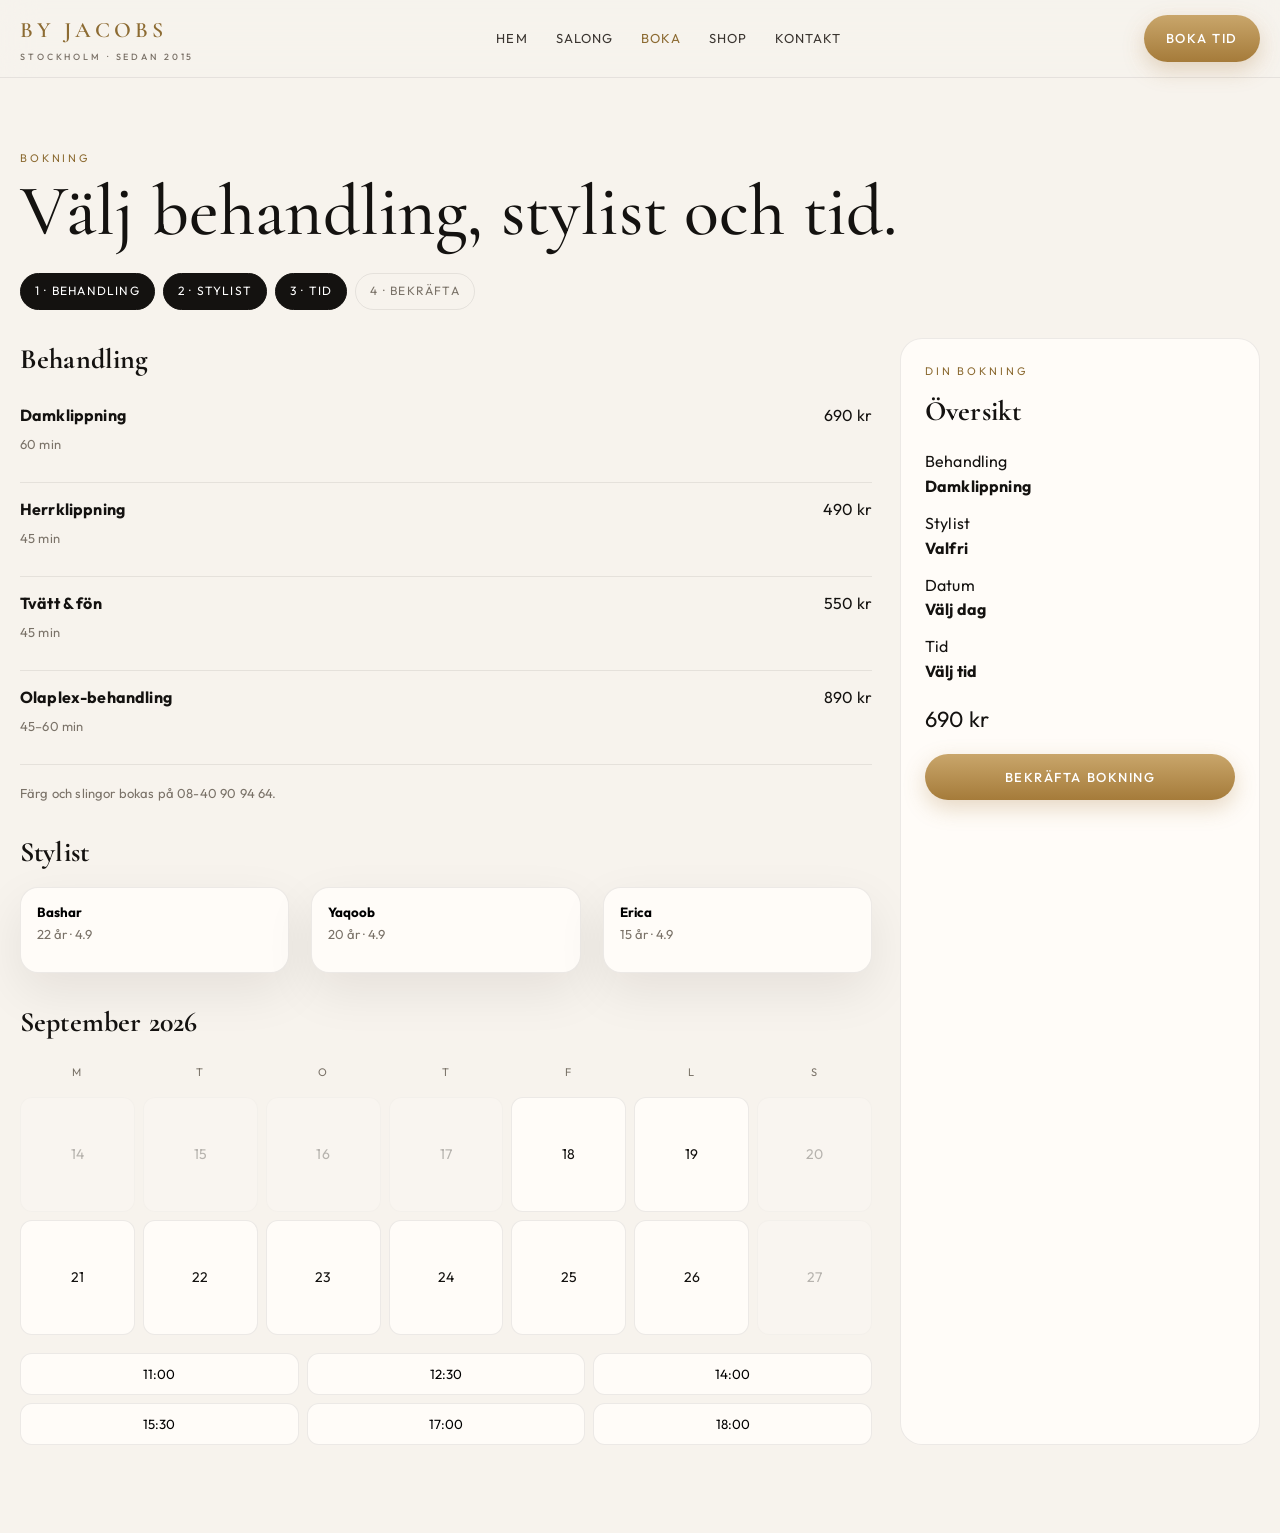
<file: boka.html>
<!DOCTYPE html>
<html lang="sv">
<head>
  <meta charset="UTF-8" />
  <meta name="viewport" content="width=device-width, initial-scale=1" />
  <title>Boka tid — By Jacobs</title>
  <link rel="preconnect" href="https://fonts.googleapis.com" />
  <link href="https://fonts.googleapis.com/css2?family=Cormorant+Garamond:ital,wght@0,500;0,600;1,500&family=Outfit:wght@300;400;500;600&display=swap" rel="stylesheet" />
  <link rel="stylesheet" href="css/styles.css" />
</head>
<body>
  <header class="nav">
    <div class="nav-inner">
      <button class="hamburger" id="hamburger">☰</button>
      <a class="logo" href="index.html">By Jacobs<span>Stockholm · Sedan 2015</span></a>
      <nav class="nav-links">
        <a href="index.html">Hem</a><a href="salon.html">Salong</a><a class="active" href="boka.html">Boka</a><a href="shop.html">Shop</a><a href="kontakt.html">Kontakt</a>
      </nav>
      <div class="nav-actions"><a class="btn btn-gold" href="boka.html">Boka tid</a></div>
    </div>
  </header>
  <div class="mobile-menu" id="mobileMenu">
    <a href="index.html">Hem</a><a href="salon.html">Salong</a><a href="boka.html">Boka</a><a href="shop.html">Shop</a><a href="kontakt.html">Kontakt</a>
  </div>
  <div class="container page-hero"><p class="kicker">Bokning</p><h1>Välj behandling, stylist och tid.</h1></div>
  <section style="padding-top:0">
    <div class="container">
      <div class="stepper">
        <span class="step on">1 · Behandling</span><span class="step on">2 · Stylist</span><span class="step on">3 · Tid</span><span class="step">4 · Bekräfta</span>
      </div>
      <div class="book-layout">
        <div>
          <h3 style="font-family:var(--serif);font-size:28px;margin-bottom:8px">Behandling</h3>
          <div class="svc" data-svc="Damklippning" data-price="690"><div><strong>Damklippning</strong><p class="meta">60 min</p></div><span>690 kr</span></div>
          <div class="svc" data-svc="Herrklippning" data-price="490"><div><strong>Herrklippning</strong><p class="meta">45 min</p></div><span>490 kr</span></div>
          <div class="svc" data-svc="Tvätt & fön" data-price="550"><div><strong>Tvätt & fön</strong><p class="meta">45 min</p></div><span>550 kr</span></div>
          <div class="svc" data-svc="Olaplex-behandling" data-price="890"><div><strong>Olaplex-behandling</strong><p class="meta">45–60 min</p></div><span>890 kr</span></div>
          <p class="meta" style="margin:18px 0 28px">Färg och slingor bokas på 08-40 90 94 64.</p>
          <h3 style="font-family:var(--serif);font-size:28px;margin-bottom:12px">Stylist</h3>
          <div class="grid-3" style="margin-bottom:28px">
            <button class="card" data-stylist="Bashar" style="padding:16px;text-align:left"><strong>Bashar</strong><p class="meta">22 år · 4.9</p></button>
            <button class="card" data-stylist="Yaqoob" style="padding:16px;text-align:left"><strong>Yaqoob</strong><p class="meta">20 år · 4.9</p></button>
            <button class="card" data-stylist="Erica" style="padding:16px;text-align:left"><strong>Erica</strong><p class="meta">15 år · 4.9</p></button>
          </div>
          <h3 style="font-family:var(--serif);font-size:28px;margin-bottom:12px">September 2026</h3>
          <div class="cal">
            <div class="h">M</div><div class="h">T</div><div class="h">O</div><div class="h">T</div><div class="h">F</div><div class="h">L</div><div class="h">S</div>
            <div class="d off">14</div><div class="d off">15</div><div class="d off">16</div><div class="d off">17</div>
            <div class="d ok" data-day="Fre 18 sep">18</div>
            <div class="d ok" data-day="Lör 19 sep">19</div>
            <div class="d off">20</div>
            <div class="d ok" data-day="Mån 21 sep">21</div>
            <div class="d ok" data-day="Tis 22 sep">22</div>
            <div class="d ok" data-day="Ons 23 sep">23</div>
            <div class="d ok" data-day="Tor 24 sep">24</div>
            <div class="d ok" data-day="Fre 25 sep">25</div>
            <div class="d ok" data-day="Lör 26 sep">26</div>
            <div class="d off">27</div>
          </div>
          <div class="times">
            <button data-time="11:00">11:00</button><button data-time="12:30">12:30</button><button data-time="14:00">14:00</button>
            <button data-time="15:30">15:30</button><button data-time="17:00">17:00</button><button data-time="18:00">18:00</button>
          </div>
        </div>
        <aside class="summary">
          <p class="kicker">Din bokning</p>
          <h3 style="font-family:var(--serif);font-size:28px;margin-bottom:16px">Översikt</h3>
          <p>Behandling<br><strong id="sumSvc">Damklippning</strong></p>
          <p style="margin-top:12px">Stylist<br><strong id="sumStylist">Valfri</strong></p>
          <p style="margin-top:12px">Datum<br><strong id="sumDate">Välj dag</strong></p>
          <p style="margin-top:12px">Tid<br><strong id="sumTime">Välj tid</strong></p>
          <p style="margin:18px 0;font-size:22px" id="sumPrice">690 kr</p>
          <a class="btn btn-gold" style="width:100%" href="#" onclick="alert('Bekräftelse skickas via SMS + mejl.');return false;">Bekräfta bokning</a>
        </aside>
      </div>
    </div>
  </section>
  <script src="js/app.js"></script>
</body>
</html>
</file>
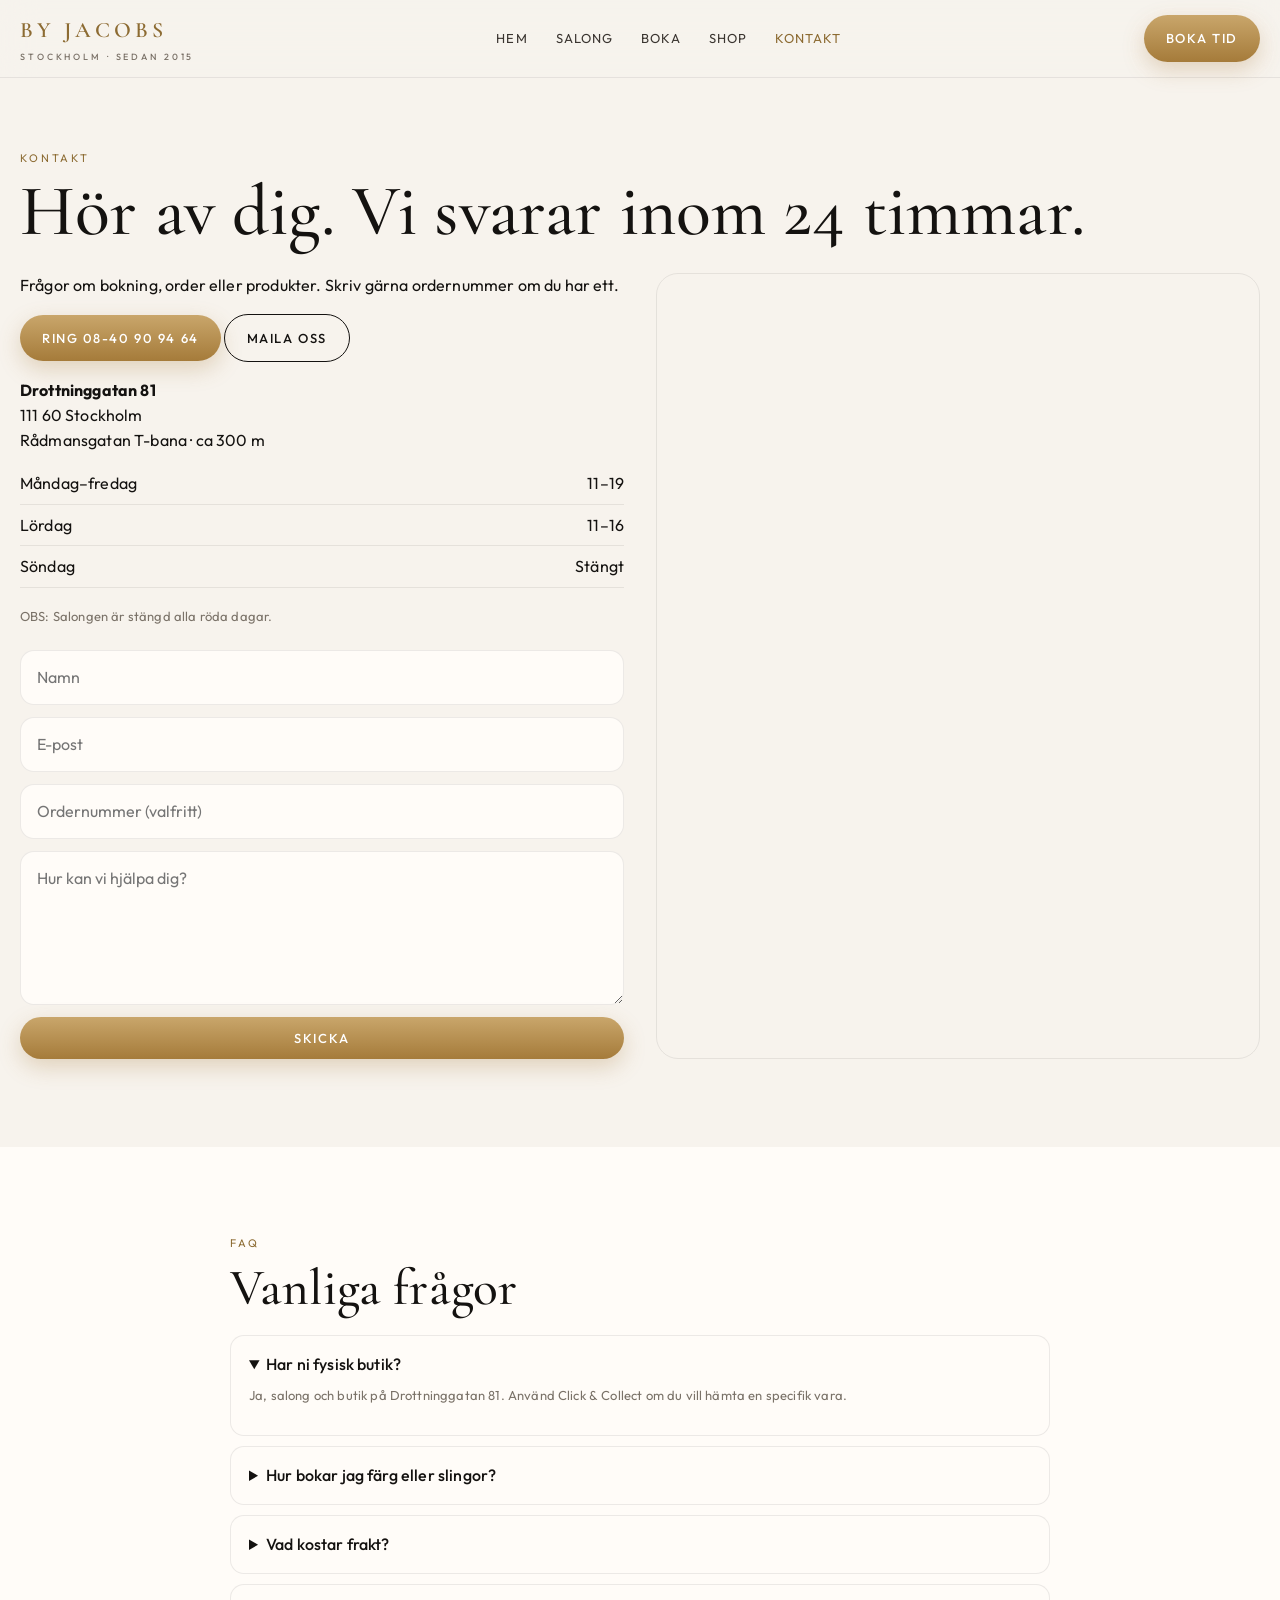
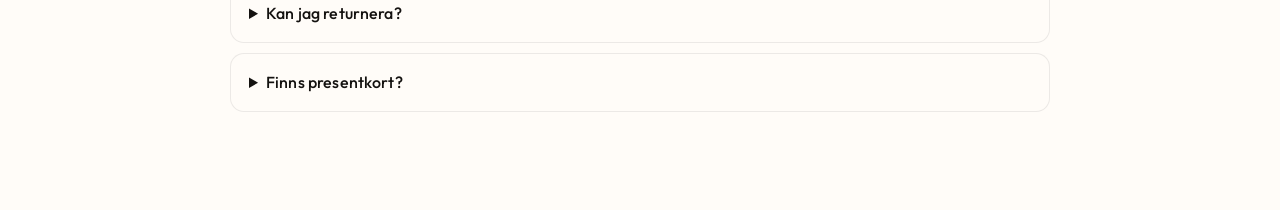
<file: kontakt.html>
<!DOCTYPE html>
<html lang="sv">
<head>
  <meta charset="UTF-8" />
  <meta name="viewport" content="width=device-width, initial-scale=1" />
  <title>Kontakt — By Jacobs</title>
  <link rel="preconnect" href="https://fonts.googleapis.com" />
  <link href="https://fonts.googleapis.com/css2?family=Cormorant+Garamond:ital,wght@0,500;0,600;1,500&family=Outfit:wght@300;400;500;600&display=swap" rel="stylesheet" />
  <link rel="stylesheet" href="css/styles.css" />
</head>
<body>
  <header class="nav">
    <div class="nav-inner">
      <button class="hamburger" id="hamburger">☰</button>
      <a class="logo" href="index.html">By Jacobs<span>Stockholm · Sedan 2015</span></a>
      <nav class="nav-links">
        <a href="index.html">Hem</a>
        <a href="salon.html">Salong</a>
        <a href="boka.html">Boka</a>
        <a href="shop.html">Shop</a>
        <a class="active" href="kontakt.html">Kontakt</a>
      </nav>
      <div class="nav-actions"><a class="btn btn-gold" href="boka.html">Boka tid</a></div>
    </div>
  </header>
  <div class="mobile-menu" id="mobileMenu">
    <a href="index.html">Hem</a><a href="salon.html">Salong</a><a href="boka.html">Boka</a><a href="shop.html">Shop</a><a href="kontakt.html">Kontakt</a>
  </div>
  <div class="container page-hero">
    <p class="kicker">Kontakt</p>
    <h1>Hör av dig. Vi svarar inom 24 timmar.</h1>
  </div>
  <section style="padding-top:0">
    <div class="container contact-grid">
      <div>
        <p>Frågor om bokning, order eller produkter. Skriv gärna ordernummer om du har ett.</p>
        <p style="margin:16px 0">
          <a class="btn btn-gold" href="tel:+46840909464">Ring 08-40 90 94 64</a>
          <a class="btn btn-ghost" href="mailto:info@byjacobs.se">Maila oss</a>
        </p>
        <p><strong>Drottninggatan 81</strong><br>111 60 Stockholm<br>Rådmansgatan T-bana · ca 300 m</p>
        <div class="hours">
          <div><span>Måndag–fredag</span><span>11–19</span></div>
          <div><span>Lördag</span><span>11–16</span></div>
          <div><span>Söndag</span><span>Stängt</span></div>
        </div>
        <p class="meta">OBS: Salongen är stängd alla röda dagar.</p>
        <form class="stack" style="margin-top:24px" onsubmit="event.preventDefault();alert('Tack. Vi återkommer inom 24 timmar.');">
          <input required placeholder="Namn" />
          <input required type="email" placeholder="E-post" />
          <input placeholder="Ordernummer (valfritt)" />
          <textarea rows="5" placeholder="Hur kan vi hjälpa dig?"></textarea>
          <button class="btn btn-gold" type="submit">Skicka</button>
        </form>
      </div>
      <div class="map">
        <iframe title="Karta" src="https://maps.google.com/maps?q=Drottninggatan%2081%20Stockholm&t=&z=16&ie=UTF8&iwloc=&output=embed"></iframe>
      </div>
    </div>
  </section>
  <section style="background:var(--paper)">
    <div class="container" style="max-width:820px">
      <p class="kicker">FAQ</p>
      <h2 style="margin-bottom:20px">Vanliga frågor</h2>
      <div class="faq">
        <details open><summary>Har ni fysisk butik?</summary><p class="meta" style="margin-top:8px">Ja, salong och butik på Drottninggatan 81. Använd Click & Collect om du vill hämta en specifik vara.</p></details>
        <details><summary>Hur bokar jag färg eller slingor?</summary><p class="meta" style="margin-top:8px">Via telefon 08-40 90 94 64. Klipp, fön och Olaplex bokar du online.</p></details>
        <details><summary>Vad kostar frakt?</summary><p class="meta" style="margin-top:8px">69 kr under 700 kr. Fri frakt därefter. Leverans 1–3 arbetsdagar i Sverige.</p></details>
        <details><summary>Kan jag returnera?</summary><p class="meta" style="margin-top:8px">Oöppnade produkter inom 14 + 14 dagar. Öppnade hygienprodukter kan inte returneras.</p></details>
        <details><summary>Finns presentkort?</summary><p class="meta" style="margin-top:8px">Digitala kort i webshopen. Fysiska kort i salongen via Boka Direkt.</p></details>
      </div>
    </div>
  </section>
  <script src="js/app.js"></script>
</body>
</html>
</file>
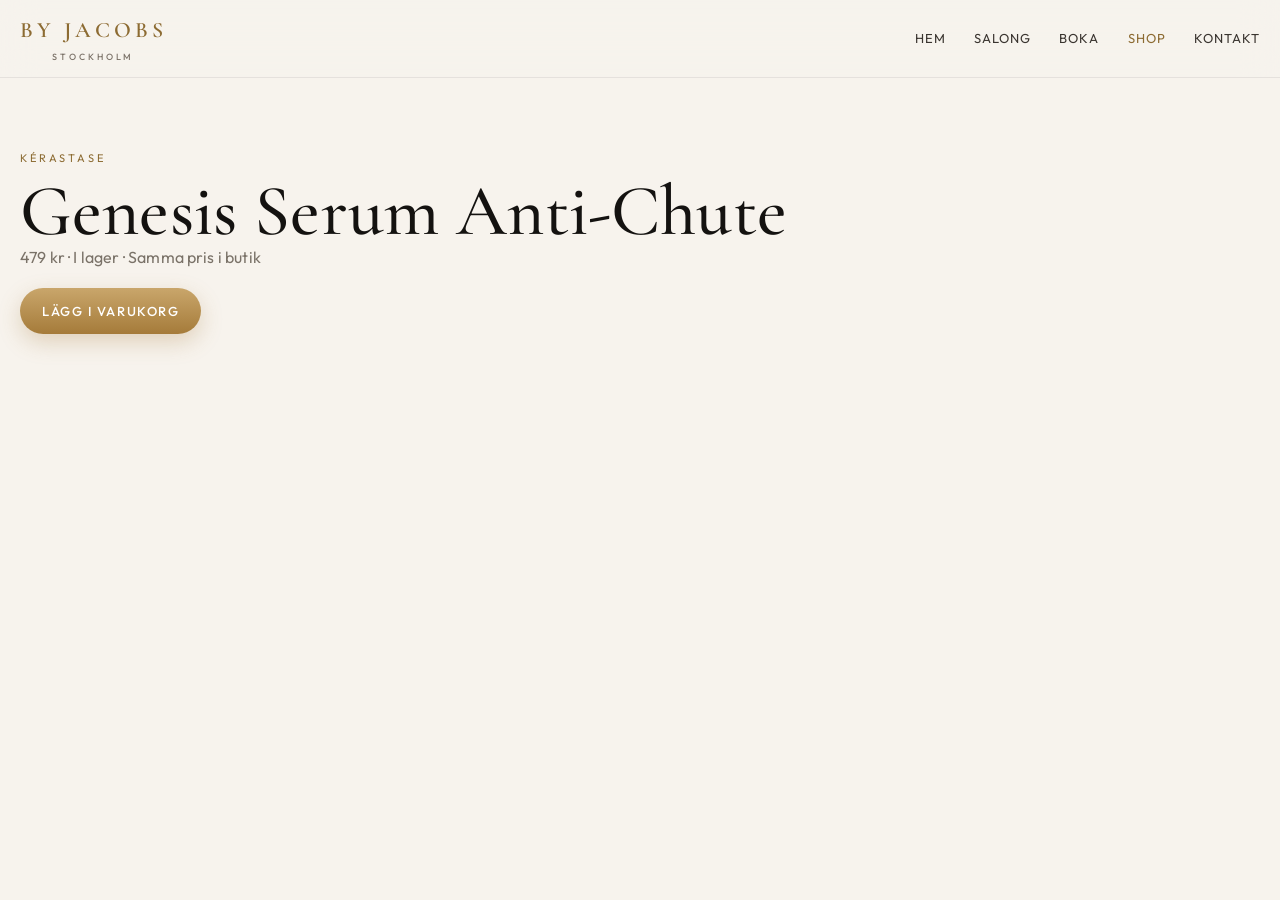
<file: produkt.html>
<!DOCTYPE html>
<html lang="sv">
<head>
<meta charset="UTF-8" /><meta name="viewport" content="width=device-width, initial-scale=1" />
<title>Kérastase Genesis Serum — By Jacobs</title>
<link href="https://fonts.googleapis.com/css2?family=Cormorant+Garamond:wght@500;600&family=Outfit:wght@400;500&display=swap" rel="stylesheet" />
<link rel="stylesheet" href="css/styles.css" />
</head>
<body>
<header class="nav"><div class="nav-inner">
<button class="hamburger" id="hamburger">☰</button>
<a class="logo" href="index.html">By Jacobs<span>Stockholm</span></a>
<nav class="nav-links"><a href="index.html">Hem</a><a href="salon.html">Salong</a><a href="boka.html">Boka</a><a class="active" href="shop.html">Shop</a><a href="kontakt.html">Kontakt</a></nav>
</div></header>
<div class="container page-hero"><p class="kicker">Kérastase</p><h1>Genesis Serum Anti-Chute</h1><p class="lede">479 kr · I lager · Samma pris i butik</p>
<p style="margin:18px 0"><a class="btn btn-gold" href="shop.html">Lägg i varukorg</a></p>
</div>
<script src="js/app.js"></script>
</body></html>
</file>
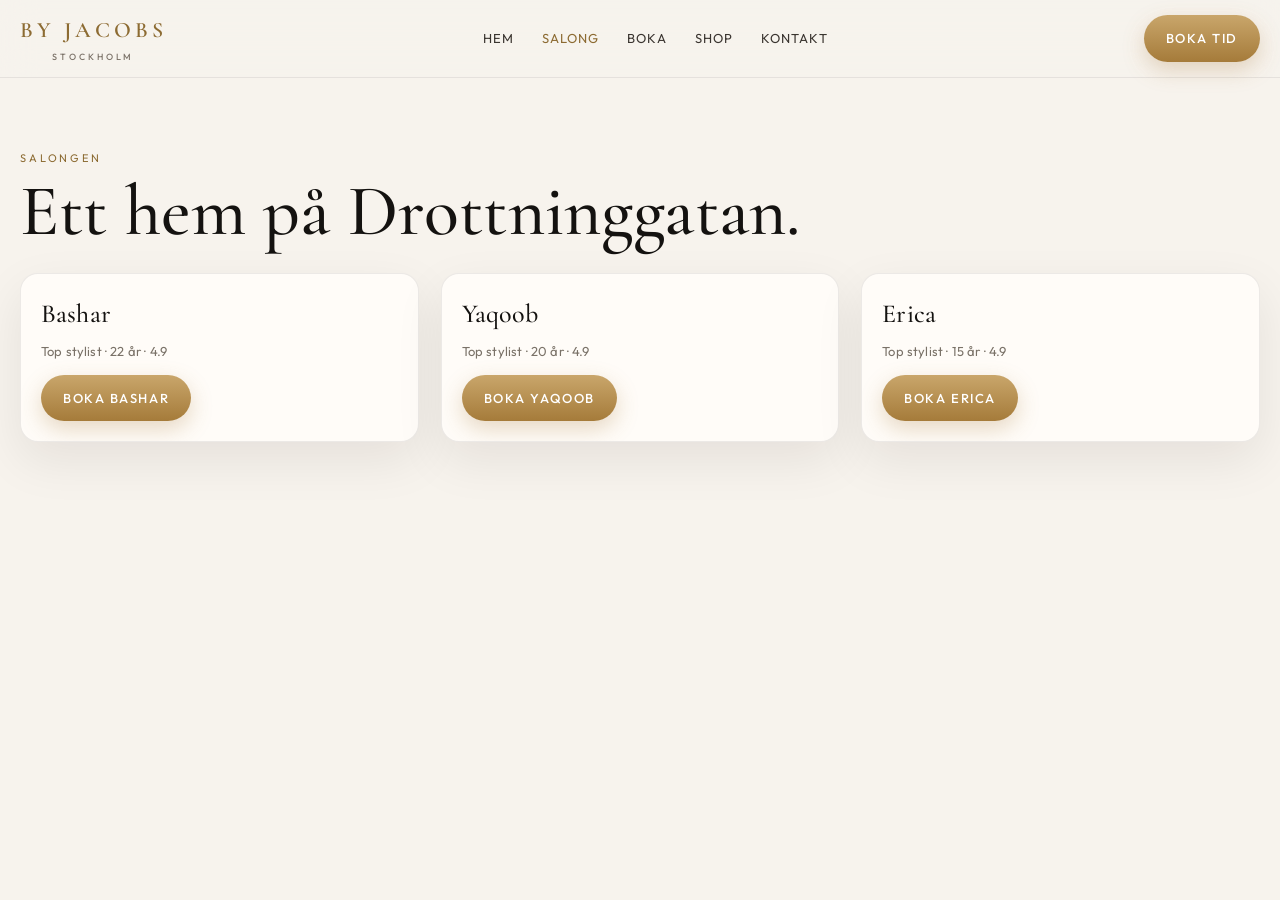
<file: salon.html>
<!DOCTYPE html>
<html lang="sv">
<head>
<meta charset="UTF-8" /><meta name="viewport" content="width=device-width, initial-scale=1" />
<title>Salongen — By Jacobs</title>
<link href="https://fonts.googleapis.com/css2?family=Cormorant+Garamond:wght@500;600&family=Outfit:wght@400;500&display=swap" rel="stylesheet" />
<link rel="stylesheet" href="css/styles.css" />
</head>
<body>
<header class="nav"><div class="nav-inner">
<button class="hamburger" id="hamburger">☰</button>
<a class="logo" href="index.html">By Jacobs<span>Stockholm</span></a>
<nav class="nav-links"><a href="index.html">Hem</a><a class="active" href="salon.html">Salong</a><a href="boka.html">Boka</a><a href="shop.html">Shop</a><a href="kontakt.html">Kontakt</a></nav>
<a class="btn btn-gold" href="boka.html">Boka tid</a>
</div></header>
<div class="mobile-menu" id="mobileMenu"><a href="index.html">Hem</a><a href="salon.html">Salong</a><a href="boka.html">Boka</a><a href="shop.html">Shop</a><a href="kontakt.html">Kontakt</a></div>
<div class="container page-hero"><p class="kicker">Salongen</p><h1>Ett hem på Drottninggatan.</h1></div>
<section style="padding-top:0"><div class="container grid-3">
<article class="card"><div class="card-body"><h3>Bashar</h3><p class="meta">Top stylist · 22 år · 4.9</p><a class="btn btn-gold" href="boka.html">Boka Bashar</a></div></article>
<article class="card"><div class="card-body"><h3>Yaqoob</h3><p class="meta">Top stylist · 20 år · 4.9</p><a class="btn btn-gold" href="boka.html">Boka Yaqoob</a></div></article>
<article class="card"><div class="card-body"><h3>Erica</h3><p class="meta">Top stylist · 15 år · 4.9</p><a class="btn btn-gold" href="boka.html">Boka Erica</a></div></article>
</div></section>
<script src="js/app.js"></script>
</body></html>
</file>
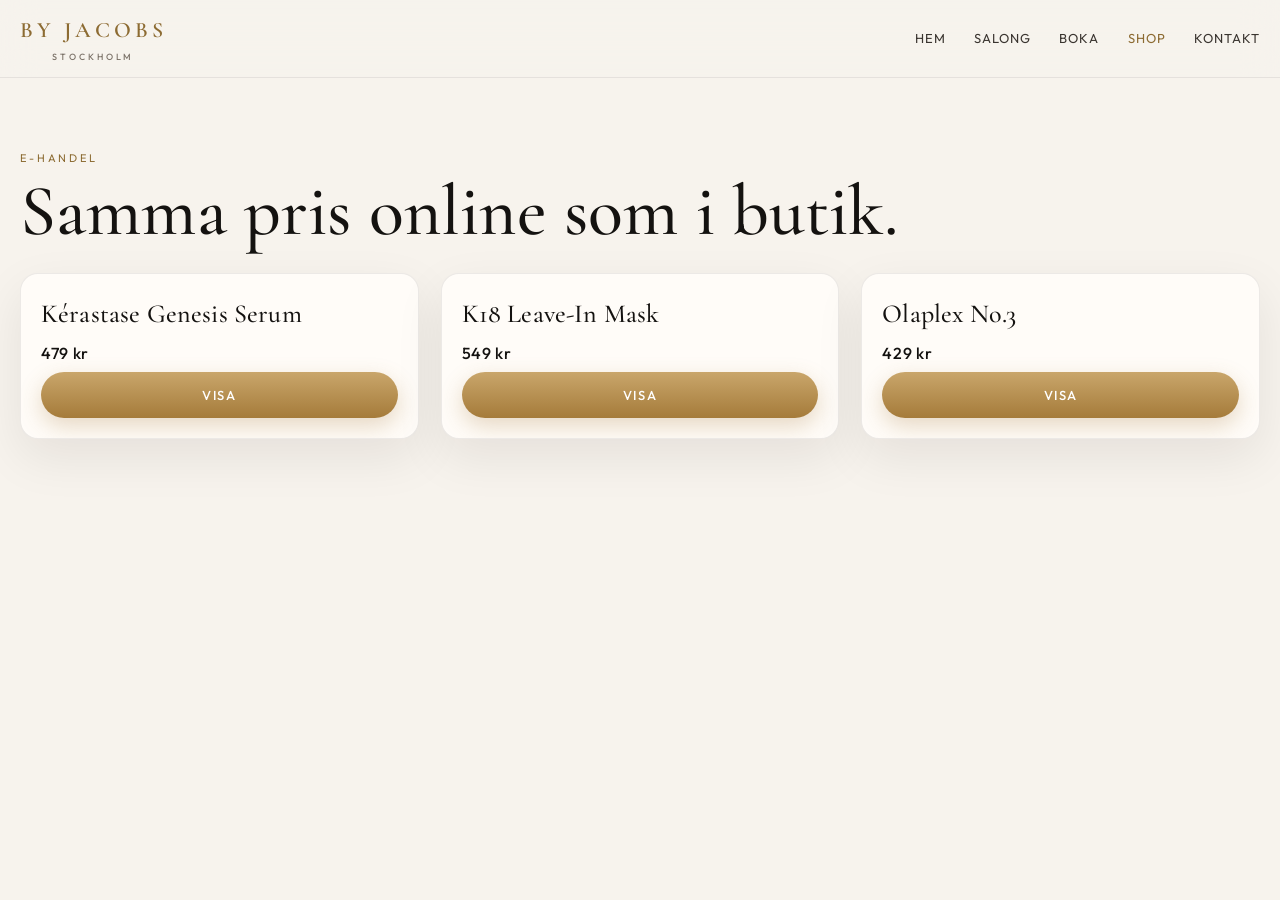
<file: shop.html>
<!DOCTYPE html>
<html lang="sv">
<head>
<meta charset="UTF-8" /><meta name="viewport" content="width=device-width, initial-scale=1" />
<title>Shop — By Jacobs</title>
<link href="https://fonts.googleapis.com/css2?family=Cormorant+Garamond:wght@500;600&family=Outfit:wght@400;500&display=swap" rel="stylesheet" />
<link rel="stylesheet" href="css/styles.css" />
</head>
<body>
<header class="nav"><div class="nav-inner">
<button class="hamburger" id="hamburger">☰</button>
<a class="logo" href="index.html">By Jacobs<span>Stockholm</span></a>
<nav class="nav-links"><a href="index.html">Hem</a><a href="salon.html">Salong</a><a href="boka.html">Boka</a><a class="active" href="shop.html">Shop</a><a href="kontakt.html">Kontakt</a></nav>
</div></header>
<div class="mobile-menu" id="mobileMenu"><a href="index.html">Hem</a><a href="salon.html">Salong</a><a href="boka.html">Boka</a><a href="shop.html">Shop</a><a href="kontakt.html">Kontakt</a></div>
<div class="container page-hero"><p class="kicker">E-handel</p><h1>Samma pris online som i butik.</h1></div>
<section style="padding-top:0"><div class="container grid-3">
<article class="card prod"><div class="card-body"><h3>Kérastase Genesis Serum</h3><p class="price">479 kr</p><a class="btn btn-gold" href="produkt.html">Visa</a></div></article>
<article class="card prod"><div class="card-body"><h3>K18 Leave-In Mask</h3><p class="price">549 kr</p><a class="btn btn-gold" href="produkt.html">Visa</a></div></article>
<article class="card prod"><div class="card-body"><h3>Olaplex No.3</h3><p class="price">429 kr</p><a class="btn btn-gold" href="produkt.html">Visa</a></div></article>
</div></section>
<script src="js/app.js"></script>
</body></html>
</file>
<file: css/styles.css>
:root {
  --ivory: #F7F3ED;
  --paper: #FFFcf8;
  --sand: #E8DFD2;
  --gold: #B8945A;
  --gold-deep: #8C6B32;
  --gold-soft: #D4C09A;
  --ink: #141210;
  --ink-soft: #3A3530;
  --mute: #7A7268;
  --line: rgba(20,18,16,.08);
  --blush: #F3E6DC;
  --ok: #2E6B4F;
  --radius: 18px;
  --shadow: 0 18px 50px rgba(20,18,16,.08);
  --max: 1240px;
  --nav-h: 78px;
  --serif: "Cormorant Garamond", "Times New Roman", serif;
  --sans: "Outfit", system-ui, sans-serif;
}

* { box-sizing: border-box; margin: 0; padding: 0; }
html { scroll-behavior: smooth; }
body {
  font-family: var(--sans);
  background: var(--ivory);
  color: var(--ink);
  line-height: 1.55;
  font-weight: 400;
  letter-spacing: .01em;
}
img { max-width: 100%; display: block; }
a { color: inherit; text-decoration: none; }
button { font-family: inherit; cursor: pointer; border: 0; background: none; }
.container { width: min(var(--max), calc(100% - 40px)); margin-inline: auto; }

.nav {
  position: sticky; top: 0; z-index: 50;
  height: var(--nav-h);
  display: flex; align-items: center;
  background: rgba(247,243,237,.78);
  backdrop-filter: blur(18px);
  border-bottom: 1px solid var(--line);
}
.nav-inner {
  width: min(var(--max), calc(100% - 40px));
  margin-inline: auto;
  display: flex; align-items: center; justify-content: space-between;
  gap: 24px;
}
.logo {
  font-family: var(--serif);
  font-weight: 600;
  letter-spacing: .18em;
  font-size: 22px;
  color: var(--gold-deep);
  text-transform: uppercase;
}
.logo span { display: block; font-family: var(--sans); font-size: 9px; letter-spacing: .32em; color: var(--mute); margin-top: 2px; text-align: center; font-weight: 500; }
.nav-links { display: flex; gap: 28px; font-size: 13px; letter-spacing: .08em; text-transform: uppercase; color: var(--ink-soft); }
.nav-links a:hover, .nav-links a.active { color: var(--gold-deep); }
.nav-actions { display: flex; align-items: center; gap: 10px; }
.icon-btn {
  width: 40px; height: 40px; border-radius: 50%;
  display: grid; place-items: center;
  border: 1px solid var(--line);
  color: var(--ink);
}
.btn {
  display: inline-flex; align-items: center; justify-content: center; gap: 8px;
  padding: 13px 22px;
  border-radius: 999px;
  font-size: 13px;
  letter-spacing: .12em;
  text-transform: uppercase;
  font-weight: 500;
  transition: .25s ease;
}
.btn-gold { background: linear-gradient(180deg, #C9A66B, #A57B3A); color: #fff; box-shadow: 0 8px 22px rgba(165,123,58,.28); }
.btn-gold:hover { transform: translateY(-1px); }
.btn-ghost { border: 1px solid var(--ink); color: var(--ink); background: transparent; }
.btn-ghost:hover { background: var(--ink); color: var(--paper); }
.btn-white { background: #fff; color: var(--ink); }
.hamburger { display: none; width: 40px; height: 40px; }

.hero {
  position: relative;
  min-height: calc(100vh - var(--nav-h));
  display: grid;
  place-items: end start;
  overflow: hidden;
  background: #1a1612;
}
.hero video, .hero .hero-img {
  position: absolute; inset: 0; width: 100%; height: 100%; object-fit: cover;
  filter: saturate(.85) contrast(1.05);
}
.hero::after {
  content: "";
  position: absolute; inset: 0;
  background: linear-gradient(180deg, rgba(20,18,16,.15) 0%, rgba(20,18,16,.55) 70%, rgba(20,18,16,.72) 100%);
}
.hero-content {
  position: relative; z-index: 2;
  padding: 0 0 80px;
  width: min(var(--max), calc(100% - 40px));
  margin-inline: auto;
  color: #fff;
}
.eyebrow {
  font-size: 11px; letter-spacing: .28em; text-transform: uppercase; color: var(--gold-soft);
  margin-bottom: 16px;
}
.hero h1 {
  font-family: var(--serif);
  font-weight: 500;
  font-size: clamp(42px, 7vw, 86px);
  line-height: .95;
  max-width: 14ch;
  margin-bottom: 18px;
}
.hero p { max-width: 46ch; color: rgba(255,255,255,.82); margin-bottom: 28px; font-size: 17px; }
.hero-ctas { display: flex; gap: 12px; flex-wrap: wrap; }

section { padding: 88px 0; }
.section-head { display: flex; justify-content: space-between; align-items: end; gap: 24px; margin-bottom: 40px; }
.kicker { font-size: 11px; letter-spacing: .26em; text-transform: uppercase; color: var(--gold-deep); margin-bottom: 10px; }
h2 {
  font-family: var(--serif);
  font-weight: 500;
  font-size: clamp(32px, 4vw, 52px);
  line-height: 1.05;
}
.lede { color: var(--mute); max-width: 46ch; }

.brands { padding: 40px 0; border-block: 1px solid var(--line); background: var(--paper); }
.brand-row {
  display: flex; align-items: center; justify-content: space-between; gap: 28px;
  flex-wrap: wrap; opacity: .72;
  font-family: var(--serif); font-size: 22px; letter-spacing: .04em;
}
.brand-row a:hover { color: var(--gold-deep); opacity: 1; }

.grid-3 { display: grid; grid-template-columns: repeat(3, 1fr); gap: 22px; }
.grid-4 { display: grid; grid-template-columns: repeat(4, 1fr); gap: 18px; }
.card {
  background: var(--paper);
  border-radius: var(--radius);
  overflow: hidden;
  border: 1px solid var(--line);
  box-shadow: var(--shadow);
}
.card img { width: 100%; height: 280px; object-fit: cover; }
.card-body { padding: 20px; }
.card h3 { font-family: var(--serif); font-size: 26px; font-weight: 500; }
.meta { font-size: 13px; color: var(--mute); margin: 6px 0 14px; }
.price { font-weight: 500; letter-spacing: .04em; }

.treat { position: relative; min-height: 340px; }
.treat img { height: 340px; }
.treat .card-body {
  position: absolute; inset: auto 16px 16px 16px;
  background: rgba(255,252,248,.78);
  backdrop-filter: blur(14px);
  border-radius: 14px;
}

.ba-wrap { display: grid; grid-template-columns: 1.2fr .8fr; gap: 40px; align-items: center; }
.slider {
  position: relative; border-radius: 22px; overflow: hidden; aspect-ratio: 4/3;
  user-select: none; box-shadow: var(--shadow);
}
.slider img { position: absolute; inset: 0; width: 100%; height: 100%; object-fit: cover; }
.slider .after { clip-path: inset(0 50% 0 0); }
.slider input[type=range] {
  position: absolute; inset: 0; width: 100%; height: 100%; opacity: 0; cursor: ew-resize;
}
.handle {
  position: absolute; top: 0; bottom: 0; left: 50%; width: 2px; background: #fff;
  transform: translateX(-50%);
}
.handle::after {
  content: "\2194";
  position: absolute; top: 50%; left: 50%; transform: translate(-50%,-50%);
  width: 42px; height: 42px; border-radius: 50%;
  background: #fff; color: var(--ink);
  display: grid; place-items: center;
  box-shadow: var(--shadow);
}

.quote {
  background: var(--paper);
  border-radius: 22px;
  padding: 32px;
  border: 1px solid var(--line);
}
.stars { color: var(--gold); letter-spacing: 2px; margin-bottom: 14px; }
.quote p { font-family: var(--serif); font-size: 24px; line-height: 1.3; margin-bottom: 18px; }
.who { font-size: 13px; color: var(--mute); letter-spacing: .08em; text-transform: uppercase; }

.ig { display: grid; grid-template-columns: repeat(6, 1fr); gap: 8px; }
.ig img { aspect-ratio: 1; object-fit: cover; border-radius: 12px; height: 100%; }

.news {
  background: var(--ink);
  color: #fff;
  border-radius: 28px;
  padding: 56px;
  display: grid;
  grid-template-columns: 1.2fr .8fr;
  gap: 32px;
  align-items: center;
}
.news h2 { color: #fff; }
.news-form { display: flex; background: #fff; border-radius: 999px; overflow: hidden; padding: 6px; }
.news-form input {
  flex: 1; border: 0; outline: 0; padding: 12px 18px; font: inherit; color: var(--ink);
}

footer { padding: 64px 0 28px; border-top: 1px solid var(--line); }
.foot-grid { display: grid; grid-template-columns: 1.4fr 1fr 1fr 1fr; gap: 32px; margin-bottom: 40px; }
footer h4 { font-size: 12px; letter-spacing: .2em; text-transform: uppercase; margin-bottom: 16px; color: var(--gold-deep); }
footer ul { list-style: none; color: var(--mute); display: grid; gap: 8px; font-size: 14px; }
.legal { display: flex; justify-content: space-between; color: var(--mute); font-size: 12px; border-top: 1px solid var(--line); padding-top: 18px; }

.team-card img { height: 360px; object-fit: cover; object-position: top; }
.badges { display: flex; gap: 6px; flex-wrap: wrap; margin: 10px 0 16px; }
.badge { font-size: 11px; letter-spacing: .08em; text-transform: uppercase; border: 1px solid var(--sand); padding: 5px 9px; border-radius: 999px; color: var(--ink-soft); }

.book-layout { display: grid; grid-template-columns: 1fr 360px; gap: 28px; }
.stepper { display: flex; gap: 8px; margin-bottom: 28px; flex-wrap: wrap; }
.step {
  padding: 8px 14px; border-radius: 999px; border: 1px solid var(--line);
  font-size: 12px; letter-spacing: .1em; text-transform: uppercase; color: var(--mute);
}
.step.on { background: var(--ink); color: #fff; border-color: var(--ink); }
.cal { display: grid; grid-template-columns: repeat(7, 1fr); gap: 8px; }
.cal .d, .cal .h {
  aspect-ratio: 1;
  border-radius: 12px;
  display: grid; place-items: center;
  background: var(--paper);
  border: 1px solid var(--line);
  font-size: 14px;
}
.cal .h { aspect-ratio: auto; padding: 8px 0; background: transparent; border: 0; color: var(--mute); font-size: 11px; letter-spacing: .12em; text-transform: uppercase; }
.cal .d.ok:hover, .cal .d.sel { background: var(--ink); color: #fff; }
.cal .d.off { opacity: .28; pointer-events: none; }
.times { display: grid; grid-template-columns: repeat(3, 1fr); gap: 8px; margin-top: 18px; }
.times button { padding: 12px; border-radius: 12px; border: 1px solid var(--line); background: var(--paper); }
.times button.sel { background: var(--gold); color: #fff; border-color: var(--gold); }
.summary {
  background: var(--paper);
  border-radius: 22px;
  padding: 24px;
  border: 1px solid var(--line);
  position: sticky; top: 98px;
}
.svc { display: flex; justify-content: space-between; padding: 14px 0; border-bottom: 1px solid var(--line); cursor: pointer; }
.svc:hover h3 { color: var(--gold-deep); }

.shop-layout { display: grid; grid-template-columns: 240px 1fr; gap: 32px; }
.filters { background: var(--paper); border-radius: 18px; padding: 22px; border: 1px solid var(--line); height: fit-content; position: sticky; top: 98px; }
.filters h4 { margin: 16px 0 10px; font-size: 13px; letter-spacing: .12em; text-transform: uppercase; }
.filters label { display: flex; gap: 8px; font-size: 14px; color: var(--ink-soft); margin: 7px 0; }
.search { display: flex; gap: 8px; margin-bottom: 22px; }
.search input {
  flex: 1; border: 1px solid var(--line); background: var(--paper);
  border-radius: 999px; padding: 12px 16px; font: inherit;
}
.prod img { height: 240px; object-fit: contain; background: #f3eee6; padding: 20px; }
.prod .card-body { display: grid; gap: 6px; }

.pdp { display: grid; grid-template-columns: 1.1fr .9fr; gap: 48px; }
.gallery { display: grid; gap: 10px; }
.gallery .main { border-radius: 22px; overflow: hidden; background: #efe8dc; aspect-ratio: 1; }
.thumbs { display: grid; grid-template-columns: repeat(4, 1fr); gap: 10px; }
.thumbs img { border-radius: 12px; aspect-ratio: 1; object-fit: cover; cursor: pointer; border: 1px solid var(--line); }
.pdp h1 { font-family: var(--serif); font-size: clamp(36px, 4vw, 56px); font-weight: 500; line-height: 1; margin: 8px 0 12px; }
.qty { display: flex; align-items: center; gap: 12px; margin: 18px 0; }
.qty span { width: 42px; height: 42px; border-radius: 50%; border: 1px solid var(--line); display: grid; place-items: center; }

.contact-grid { display: grid; grid-template-columns: 1fr 1fr; gap: 32px; }
.map {
  border-radius: 22px; overflow: hidden; min-height: 420px; border: 1px solid var(--line);
}
.map iframe { width: 100%; height: 100%; min-height: 420px; border: 0; }
form.stack { display: grid; gap: 12px; }
form.stack input, form.stack textarea, form.stack select {
  width: 100%; border: 1px solid var(--line); background: var(--paper);
  border-radius: 14px; padding: 14px 16px; font: inherit;
}
.hours { display: grid; gap: 8px; margin: 18px 0; }
.hours div { display: flex; justify-content: space-between; border-bottom: 1px solid var(--line); padding-bottom: 8px; }

.faq details { background: var(--paper); border: 1px solid var(--line); border-radius: 14px; padding: 16px 18px; margin-bottom: 10px; }
.faq summary { cursor: pointer; font-weight: 500; }

.fab {
  position: fixed; right: 22px; bottom: 22px; z-index: 60;
  display: flex; flex-direction: column; align-items: flex-end; gap: 10px;
}
.chat {
  width: min(360px, calc(100vw - 32px));
  background: rgba(255,252,248,.92);
  backdrop-filter: blur(20px);
  border: 1px solid var(--line);
  border-radius: 22px;
  box-shadow: var(--shadow);
  display: none;
  overflow: hidden;
}
.chat.open { display: block; }
.chat-h { padding: 16px 18px; border-bottom: 1px solid var(--line); font-size: 14px; letter-spacing: .08em; text-transform: uppercase; }
.chat-b { padding: 16px; font-size: 14px; color: var(--ink-soft); max-height: 260px; overflow: auto; }
.bubble { background: var(--blush); padding: 10px 12px; border-radius: 12px 12px 12px 4px; margin-bottom: 8px; }
.chat-f { display: flex; gap: 8px; padding: 12px; border-top: 1px solid var(--line); }
.chat-f input { flex: 1; border: 1px solid var(--line); border-radius: 999px; padding: 10px 14px; }
.fab-btn {
  width: 58px; height: 58px; border-radius: 50%;
  background: linear-gradient(180deg, #C9A66B, #A57B3A);
  color: #fff; box-shadow: 0 10px 24px rgba(165,123,58,.35);
  font-size: 20px;
}

.page-hero { padding: 72px 0 28px; }
.page-hero h1 { font-family: var(--serif); font-size: clamp(40px, 6vw, 72px); font-weight: 500; line-height: .95; }

.cookie {
  position: fixed; left: 16px; bottom: 16px; z-index: 70;
  max-width: 420px;
  background: var(--paper);
  border: 1px solid var(--line);
  border-radius: 18px;
  padding: 18px;
  box-shadow: var(--shadow);
  font-size: 13px;
}
.cookie.hide { display: none; }

@media (max-width: 900px) {
  .nav-links { display: none; }
  .hamburger { display: grid; place-items: center; }
  .grid-3, .grid-4, .ba-wrap, .news, .foot-grid, .book-layout, .shop-layout, .pdp, .contact-grid, .ig {
    grid-template-columns: 1fr;
  }
  .ig { grid-template-columns: repeat(3, 1fr); }
  .hero { min-height: 86vh; }
  .news { padding: 32px 22px; }
  .filters { position: static; }
  .nav-actions .btn { display: none; }
}
.mobile-menu {
  display: none; position: fixed; inset: var(--nav-h) 0 0 0; background: var(--ivory);
  z-index: 49; padding: 28px;
}
.mobile-menu.open { display: grid; gap: 18px; align-content: start; }
.mobile-menu a { font-size: 28px; font-family: var(--serif); }

.trust { display: flex; gap: 22px; flex-wrap: wrap; margin-top: 28px; color: rgba(255,255,255,.75); font-size: 12px; letter-spacing: .12em; text-transform: uppercase; }
.pill { background: var(--blush); color: var(--gold-deep); font-size: 11px; letter-spacing: .14em; text-transform: uppercase; padding: 5px 10px; border-radius: 999px; display: inline-block; margin-bottom: 10px; }
</file>
